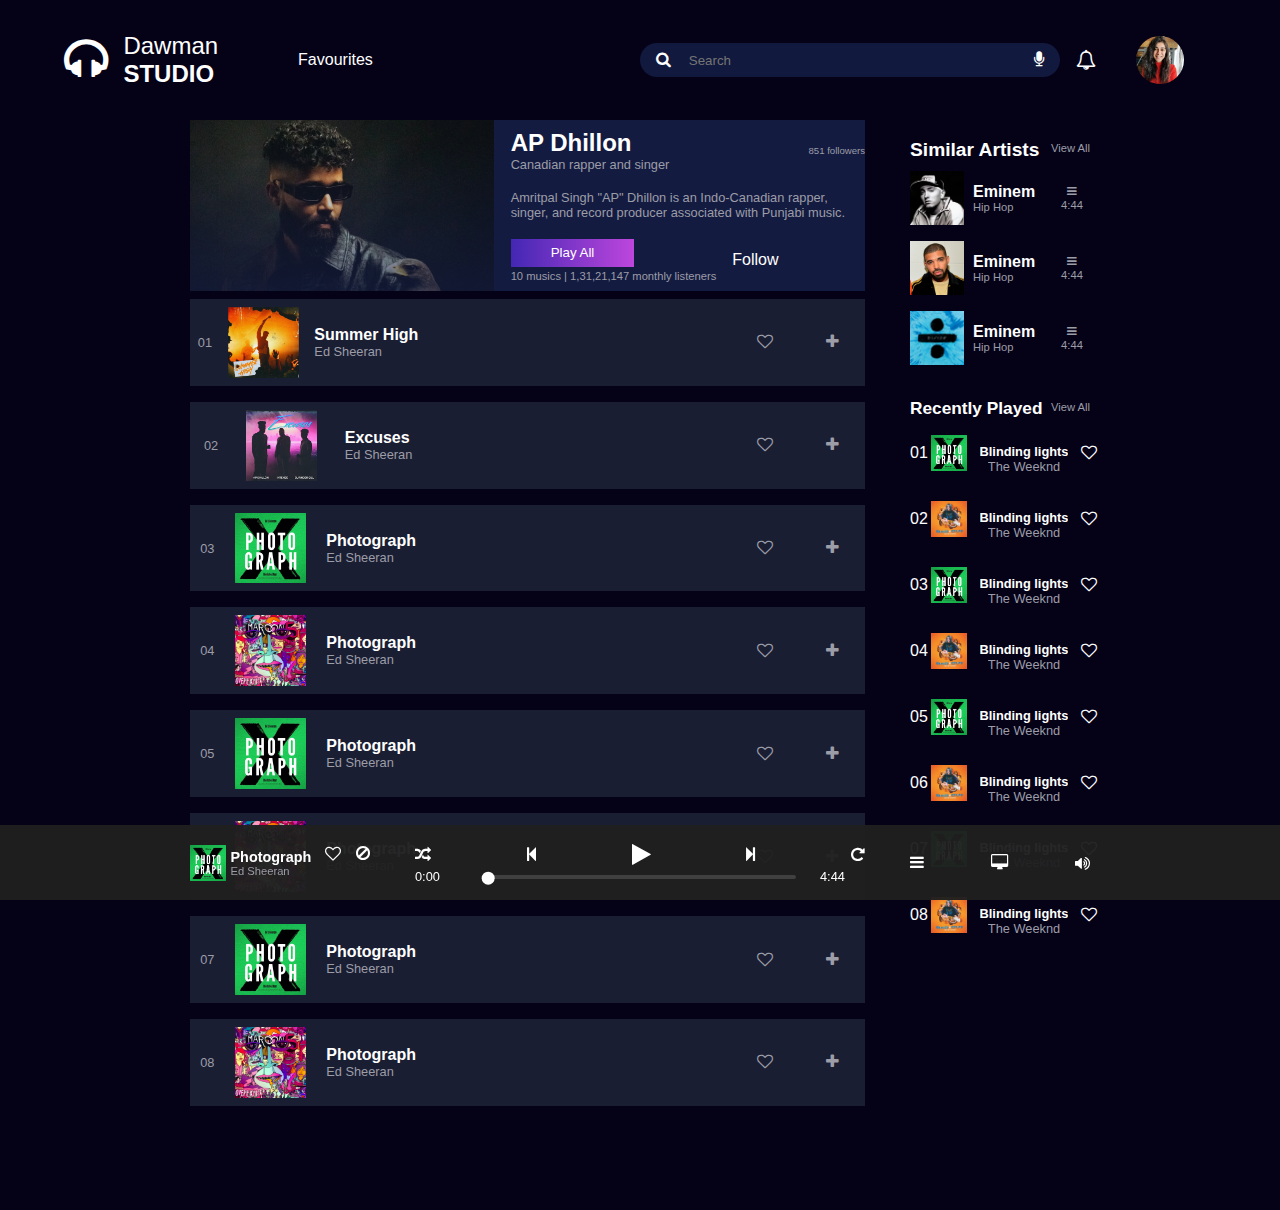
<file: music web/music_Streaming_Website_Frontend-HTML-CSS/playlist.html>
<!DOCTYPE html>
<html>
	<head>
		<title>DAWMAN's Studio</title>
		<link rel="stylesheet" type="text/css" href="style.css">
		<link rel="stylesheet" href="https://cdnjs.cloudflare.com/ajax/libs/font-awesome/4.7.0/css/font-awesome.min.css">
		<link rel="shortcut icon" type="image/png" href="src/DC_logo.png.png">
		<meta name="viewport" content="width=device-width, initial-scale=1">
	</head>
	<body>
		<header>
			<div class="nav-col left-col">
				<a href="index.html"><div class="header-logo-div"><i class="fa fa-headphones" id="header-logo" aria-hidden="true"></i></div></a>
				<a href="index.html"><div class="header-title">
					<p>Dawman</p>
					<p><b>STUDIO</b></p>
				</div></a>
				<ul><li><a href="#">Favourites</a></li></ul>
			</div>
			<div class="nav-col right-col">
				<div class="search-box">
					<i class="fa fa-search" aria-hidden="true"></i>
					<input type="text" placeholder="Search" >
					<a href="#"><i class="fa fa-microphone" aria-hidden="true"></i></a>
				</div>
				<a href="#"><i id="notif" class="fa fa-bell-o" aria-hidden="true"></i></a>
				<img class="user-img" src="src/user.jpeg">
			</div>
		</header>

<!-- MAIN BODY -->


		<div class="container container-flex">
			<main>
				<div class="featured-playlist flex-space">
					<div class="featured-playlist-image"><img src="src/ap.webp"></div>
					<div class="featured-playlist-details">
						<div class="featured-playlist-info">
							<div class="flex-space featured-playlist-info-top">
								<div class="featured-playlist-info-name">
									<h2>AP Dhillon 	</h2>
									<p>Canadian rapper and singer
									</p>
								</div>
								<div class="followers"><p class="followers">851 followers</p></div>
							</div>
						</div>
						<div class="featured-playlist-writeup">
							<p>
								Amritpal Singh "AP" Dhillon is an Indo-Canadian rapper, singer, and record producer associated with Punjabi music. 
							</p>
						</div>
						<div class="featured-playlist-buttons">
							<div class="play-all-button">
								<button>Play All</button>
								<p>10 musics | 1,31,21,147 monthly listeners</p>
							</div>
							<a href="">Follow</a>
						</div>
					</div>
				</div>
				<div class="playlist-next-item flex-space">
<div class="playlist-next-item-entry flex-space song-button" data-src="mp3/Summer_High.mp3" onclick="playMusic('mp3/Summer_High.mp3')">


						<div class="playlist-next-item-entry-info flex-space">
							<p class="playlist-next-item-entry-number">01</p>
							<div class="playlist-next-item-entry-info-image"><img src="src_latest_hindi/summer_high.jpg"></div>
							<div class="playlist-next-item-entry-info-name">
								<p><b>Summer High</b></p>
								<p class="playlist-next-item-entry-info-name-sub">Ed Sheeran</p>
							</div>
						</div>
						<div class="playlist-next-item-entry-icons flex-space">
							<a href=""><i class="fa fa-heart-o" aria-hidden="true"></i></a>
							<a href=""><i class="fa fa-plus" aria-hidden="true"></i></a>
						</div>
					</div>
<div class="playlist-next-item-entry flex-space song-button" data-src="mp3/Excuses.mp3" onclick="playMusic('mp3/Excuses.mp3')">


						<div class="playlist-next-item-entry-info flex-space">
							<p class="playlist-next-item-entry-number">02</p>
							<div class="playlist-next-item-entry-info-image"><img src="src/excuses1.jpg"></div>
							<div class="playlist-next-item-entry-info-name">
							<p><b>Excuses</b></p>
								<p class="playlist-next-item-entry-info-name-sub">Ed Sheeran</p>
							</div>
						</div>
						<div class="playlist-next-item-entry-icons flex-space">
							<a href=""><i class="fa fa-heart-o" aria-hidden="true"></i></a>
							<a href=""><i class="fa fa-plus" aria-hidden="true"></i></a>
						</div>
					</div>
<div class="playlist-next-item-entry flex-space song-button" data-src="mp3/Photograph.mp3" onclick="playMusic('mp3/Photograph.mp3')">


						<div class="playlist-next-item-entry-info flex-space">
							<p class="playlist-next-item-entry-number">03</p>
							<div class="playlist-next-item-entry-info-image"><img src="src/song_pic1.jpg"></div>
							<div class="playlist-next-item-entry-info-name">
								<p><b>Photograph</b></p>
								<p class="playlist-next-item-entry-info-name-sub">Ed Sheeran</p>
							</div>
						</div>
						<div class="playlist-next-item-entry-icons flex-space">
							<a href=""><i class="fa fa-heart-o" aria-hidden="true"></i></a>
							<a href=""><i class="fa fa-plus" aria-hidden="true"></i></a>
						</div>
					</div>
<div class="playlist-next-item-entry flex-space song-button" data-src="mp3/One_Call_Away.mp3" onclick="playMusic('mp3/One_Call_Away.mp3')">


						<div class="playlist-next-item-entry-info flex-space">
							<p class="playlist-next-item-entry-number">04</p>
							<div class="playlist-next-item-entry-info-image"><img src="src/maroon5_cover.png"></div>
							<div class="playlist-next-item-entry-info-name">
								<p><b>Photograph</b></p>
								<p class="playlist-next-item-entry-info-name-sub">Ed Sheeran</p>
							</div>
						</div>
						<div class="playlist-next-item-entry-icons flex-space">
							<a href=""><i class="fa fa-heart-o" aria-hidden="true"></i></a>
							<a href=""><i class="fa fa-plus" aria-hidden="true"></i></a>
						</div>
					</div>
					<div class="playlist-next-item-entry flex-space song-button" data-src="E:\DC_Music_Web\music web\mp3\Blinding_Lights.mp3">
						<div class="playlist-next-item-entry-info flex-space">
							<p class="playlist-next-item-entry-number">05</p>
							<div class="playlist-next-item-entry-info-image"><img src="src/song_pic1.jpg"></div>
							<div class="playlist-next-item-entry-info-name">
								<p><b>Photograph</b></p>
								<p class="playlist-next-item-entry-info-name-sub">Ed Sheeran</p>
							</div>
						</div>
						<div class="playlist-next-item-entry-icons flex-space">
							<a href=""><i class="fa fa-heart-o" aria-hidden="true"></i></a>
							<a href=""><i class="fa fa-plus" aria-hidden="true"></i></a>
						</div>
					</div>
					<div class="playlist-next-item-entry flex-space song-button" data-src="E:\DC_Music_Web\music web\mp3\Bad_Guy.mp3">
						<div class="playlist-next-item-entry-info flex-space">
							<p class="playlist-next-item-entry-number">06</p>
							<div class="playlist-next-item-entry-info-image"><img src="src/maroon5_cover.png"></div>
							<div class="playlist-next-item-entry-info-name">
								<p><b>Photograph</b></p>
								<p class="playlist-next-item-entry-info-name-sub">Ed Sheeran</p>
							</div>
						</div>
						<div class="playlist-next-item-entry-icons flex-space">
							<a href=""><i class="fa fa-heart-o" aria-hidden="true"></i></a>
							<a href=""><i class="fa fa-plus" aria-hidden="true"></i></a>
						</div>
					</div>
					<div class="playlist-next-item-entry flex-space song-button" data-src="E:\DC_Music_Web\music web\mp3\Blinding_Lights.mp3">
						<div class="playlist-next-item-entry-info flex-space">
							<p class="playlist-next-item-entry-number">07</p>
							<div class="playlist-next-item-entry-info-image"><img src="src/song_pic1.jpg"></div>
							<div class="playlist-next-item-entry-info-name">
								<p><b>Photograph</b></p>
								<p class="playlist-next-item-entry-info-name-sub">Ed Sheeran</p>
							</div>
						</div>
						<div class="playlist-next-item-entry-icons flex-space">
							<a href=""><i class="fa fa-heart-o" aria-hidden="true"></i></a>
							<a href=""><i class="fa fa-plus" aria-hidden="true"></i></a>
						</div>
					</div>
					<div class="playlist-next-item-entry flex-space song-button" data-src="E:\DC_Music_Web\music web\mp3\Bad_Guy.mp3">
						<div class="playlist-next-item-entry-info flex-space">
							<p class="playlist-next-item-entry-number">08</p>
							<div class="playlist-next-item-entry-info-image"><img src="src/maroon5_cover.png"></div>
							<div class="playlist-next-item-entry-info-name">
								<p><b>Photograph</b></p>
								<p class="playlist-next-item-entry-info-name-sub">Ed Sheeran</p>
							</div>
						</div>
						<div class="playlist-next-item-entry-icons flex-space">
							<a href=""><i class="fa fa-heart-o" aria-hidden="true"></i></a>
							<a href=""><i class="fa fa-plus" aria-hidden="true"></i></a>
						</div>
					</div>
				</div>
			</main>
			<aside class="playlist-aside">
				<div class="similar-artists">
					<div class="similar-artists-title flex-space">
						<h2>Similar Artists</h2>
						<a class="display-none-960" href=""><p class="similar-artists-sub">View All</p></a>
					</div>
					<div class="similar-artists-entry flex-space">
						<div class="similar-artists-image"><img src="src/eminem_artist.jpeg"></div>
						<div class="similar-artists-info">
							<p class="similar-artists-info-name"><b>Eminem</b></p>
							<p class="similar-artists-info-sub">Hip Hop</p>
						</div>
						<div class="similar-artists-options">
							<div class="similar-artists-options-menu"><i class="fa fa-bars" aria-hidden="true"></i></div>
							<p>4:44</p>
						</div>
					</div>
					<div class="similar-artists-entry flex-space">
						<div class="similar-artists-image"><img src="src/drake_artist.jpg"></div>
						<div class="similar-artists-info">
							<p class="similar-artists-info-name"><b>Eminem</b></p>
							<p class="similar-artists-info-sub">Hip Hop</p>
						</div>
						<div class="similar-artists-options">
							<div class="similar-artists-options-menu"><i class="fa fa-bars" aria-hidden="true"></i></div>
							<p>4:44</p>
						</div>
					</div>
					<div class="similar-artists-entry flex-space">
						<div class="similar-artists-image"><img src="src/divide_cover.png"></div>
						<div class="similar-artists-info">
							<p class="similar-artists-info-name"><b>Eminem</b></p>
							<p class="similar-artists-info-sub">Hip Hop</p>
						</div>
						<div class="similar-artists-options">
							<div class="similar-artists-options-menu"><i class="fa fa-bars" aria-hidden="true"></i></div>
							<p>4:44</p>
						</div>
					</div>
				</div>
				<div class="recently-played">
					<div class="recently-played-title similar-artists-title flex-space">
						<h2>Recently Played</h2>
						<a class="display-none-960" href=""><p class="similar-artists-sub">View All</p></a>
					</div>
					<div class="queue-entry flex-space">
					<p class = "queue-number">01</p>
					<div class="queue-entry-image"><img src="src/song_pic1.jpg"></div>
					<div class="queue-entry-info">
						<p><b>Blinding lights</b></p>
						<p class="language-sub latest-release-sub queue-entry-sub">The Weeknd</p>
					</div>
					<div class="like-icon"><a href="#"><i class="fa fa-heart-o" aria-hidden="true"></i></a></div>
				</div>
				<div class="queue-entry flex-space">
					<p class = "queue-number">02</p>
					<div class="queue-entry-image"><img src="src/bad_guy.jpg"></div>
					<div class="queue-entry-info">
						<p><b>Blinding lights</b></p>
						<p class="language-sub latest-release-sub queue-entry-sub">The Weeknd</p>
					</div>
					<div class="like-icon"><a href="#"><i class="fa fa-heart-o" aria-hidden="true"></i></a></div>
				</div>
				<div class="queue-entry flex-space">
					<p class = "queue-number">03</p>
					<div class="queue-entry-image"><img src="src/song_pic1.jpg"></div>
					<div class="queue-entry-info">
						<p><b>Blinding lights</b></p>
						<p class="language-sub latest-release-sub queue-entry-sub">The Weeknd</p>
					</div>
					<div class="like-icon"><a href="#"><i class="fa fa-heart-o" aria-hidden="true"></i></a></div>
				</div>
				<div class="queue-entry flex-space">
					<p class = "queue-number">04</p>
					<div class="queue-entry-image"><img src="src/bad_guy.jpg"></div>
					<div class="queue-entry-info">
						<p><b>Blinding lights</b></p>
						<p class="language-sub latest-release-sub queue-entry-sub">The Weeknd</p>
					</div>
					<div class="like-icon"><a href="#"><i class="fa fa-heart-o" aria-hidden="true"></i></a></div>
				</div>
				<div class="queue-entry flex-space">
					<p class = "queue-number">05</p>
					<div class="queue-entry-image"><img src="src/song_pic1.jpg"></div>
					<div class="queue-entry-info">
						<p><b>Blinding lights</b></p>
						<p class="language-sub latest-release-sub queue-entry-sub">The Weeknd</p>
					</div>
					<div class="like-icon"><a href="#"><i class="fa fa-heart-o" aria-hidden="true"></i></a></div>
				</div>
				<div class="queue-entry flex-space">
					<p class = "queue-number">06</p>
					<div class="queue-entry-image"><img src="src/bad_guy.jpg"></div>
					<div class="queue-entry-info">
						<p><b>Blinding lights</b></p>
						<p class="language-sub latest-release-sub queue-entry-sub">The Weeknd</p>
					</div>
					<div class="like-icon"><a href="#"><i class="fa fa-heart-o" aria-hidden="true"></i></a></div>
				</div>
				<div class="queue-entry flex-space">
					<p class = "queue-number">07</p>
					<div class="queue-entry-image"><img src="src/song_pic1.jpg"></div>
					<div class="queue-entry-info">
						<p><b>Blinding lights</b></p>
						<p class="language-sub latest-release-sub queue-entry-sub">The Weeknd</p>
					</div>
					<div class="like-icon"><a href="#"><i class="fa fa-heart-o" aria-hidden="true"></i></a></div>
				</div>
				<div class="queue-entry flex-space">
					<p class = "queue-number">08</p>
					<div class="queue-entry-image"><img src="src/bad_guy.jpg"></div>
					<div class="queue-entry-info">
						<p><b>Blinding lights</b></p>
						<p class="language-sub latest-release-sub queue-entry-sub">The Weeknd</p>
					</div>
					<div class="like-icon"><a href="#"><i class="fa fa-heart-o" aria-hidden="true"></i></a></div>
				</div>
				</div>
			</aside>
		</div>
		
		<audio id="audioPlayer" src="E:\DC_Music_Web\music web\mp3\Dwayne_DJ_Bravo -Champion.mp3" preload="auto"></audio>

<script>
			function playMusic(src) {
				var audioPlayer = document.getElementById('audioPlayer');
				audioPlayer.src = src;
				audioPlayer.play();
			}
		</script>


		<footer>
			<div class="footer-container container flex-space">
				<div class="music-info flex-space">
					<div class="music-info-image display-none"><img src="src/song_pic1.jpg"></div>
					<div class="music-info-name">
						<p class="music-info-song-name"><b>Photograph</b></p>
						<p class="music-info-sub">Ed Sheeran</p>
					</div>
					<div class="music-info-icon display-none-footer">
						<a href="#"><i class="fa fa-heart-o" aria-hidden="true"></i></a>
						<a href="#"><i class="fa fa-ban" aria-hidden="true"></i></a>
					</div>
				</div>
				<div class="music-player flex-space">
					<div class="music-player-controls flex-space">
						<a class="display-none-520" href=""><i class="fa fa-random" aria-hidden="true"></i></a>
						<a href=""><i class="fa fa-step-backward" aria-hidden="true"></i></a>
						<a class="play-pause" href=""><i class="fa fa-play" aria-hidden="true"></i></a> <!-- Change to play icon -->
						<a href=""><i class="fa fa-step-forward" aria-hidden="true"></i></a>
						<a class="display-none-520" href=""><i class="fa fa-repeat" aria-hidden="true"></i></a>
					</div>
					<div class="music-bar flex-space">
						<p>0:00</p> <!-- Current Time (will be updated dynamically) -->
						<div class="song-bar"><input type="range" step="1" value="0" min="0" max="100"></div>
						<p>4:44</p> <!-- Duration (will be updated dynamically) -->
					</div>
				</div>
				<div class="display-none-365 music-options flex-space">
					<a class="display-none-footer" href=""><i class="fa fa-bars" aria-hidden="true"></i></a>
					<a class="display-none-footer" href=""><i class="fa fa-desktop" aria-hidden="true"></i></a>
					<i class="fa fa-volume-up" aria-hidden="true"></i>
		</footer>
</file>
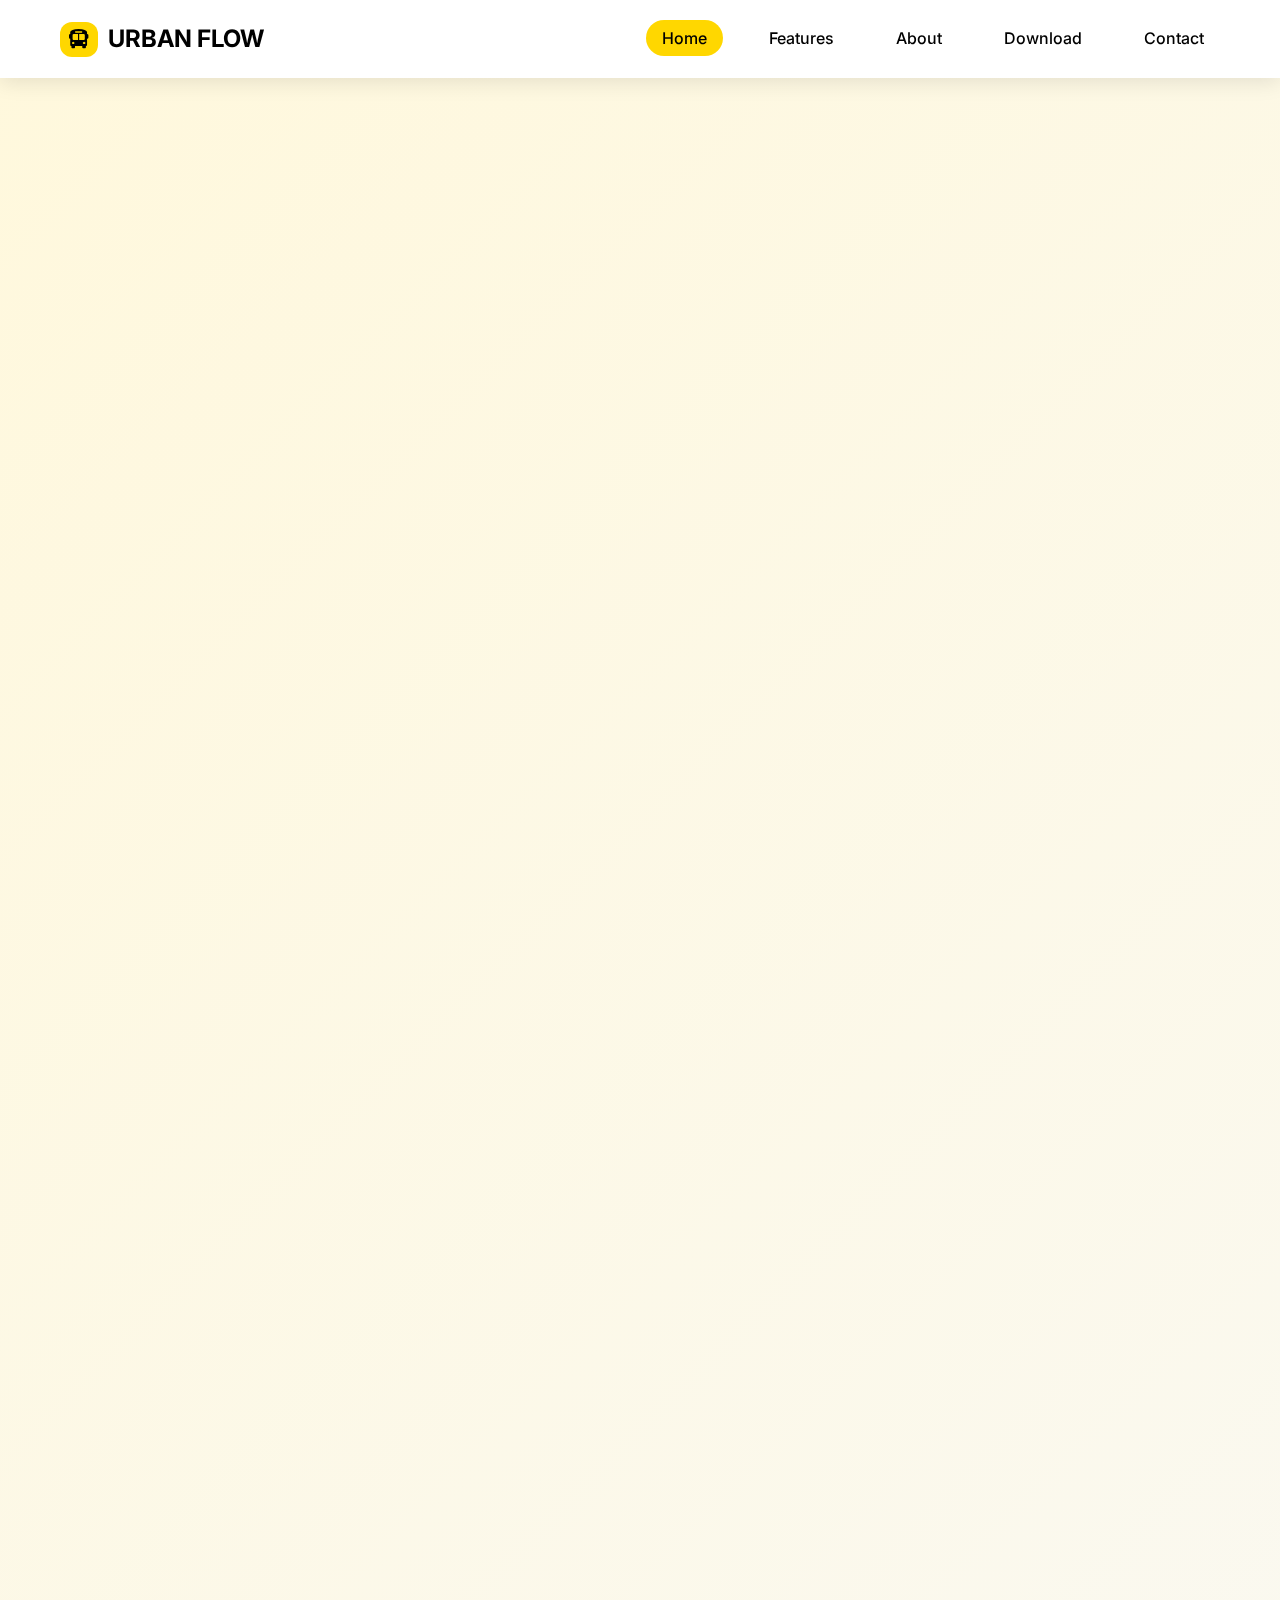
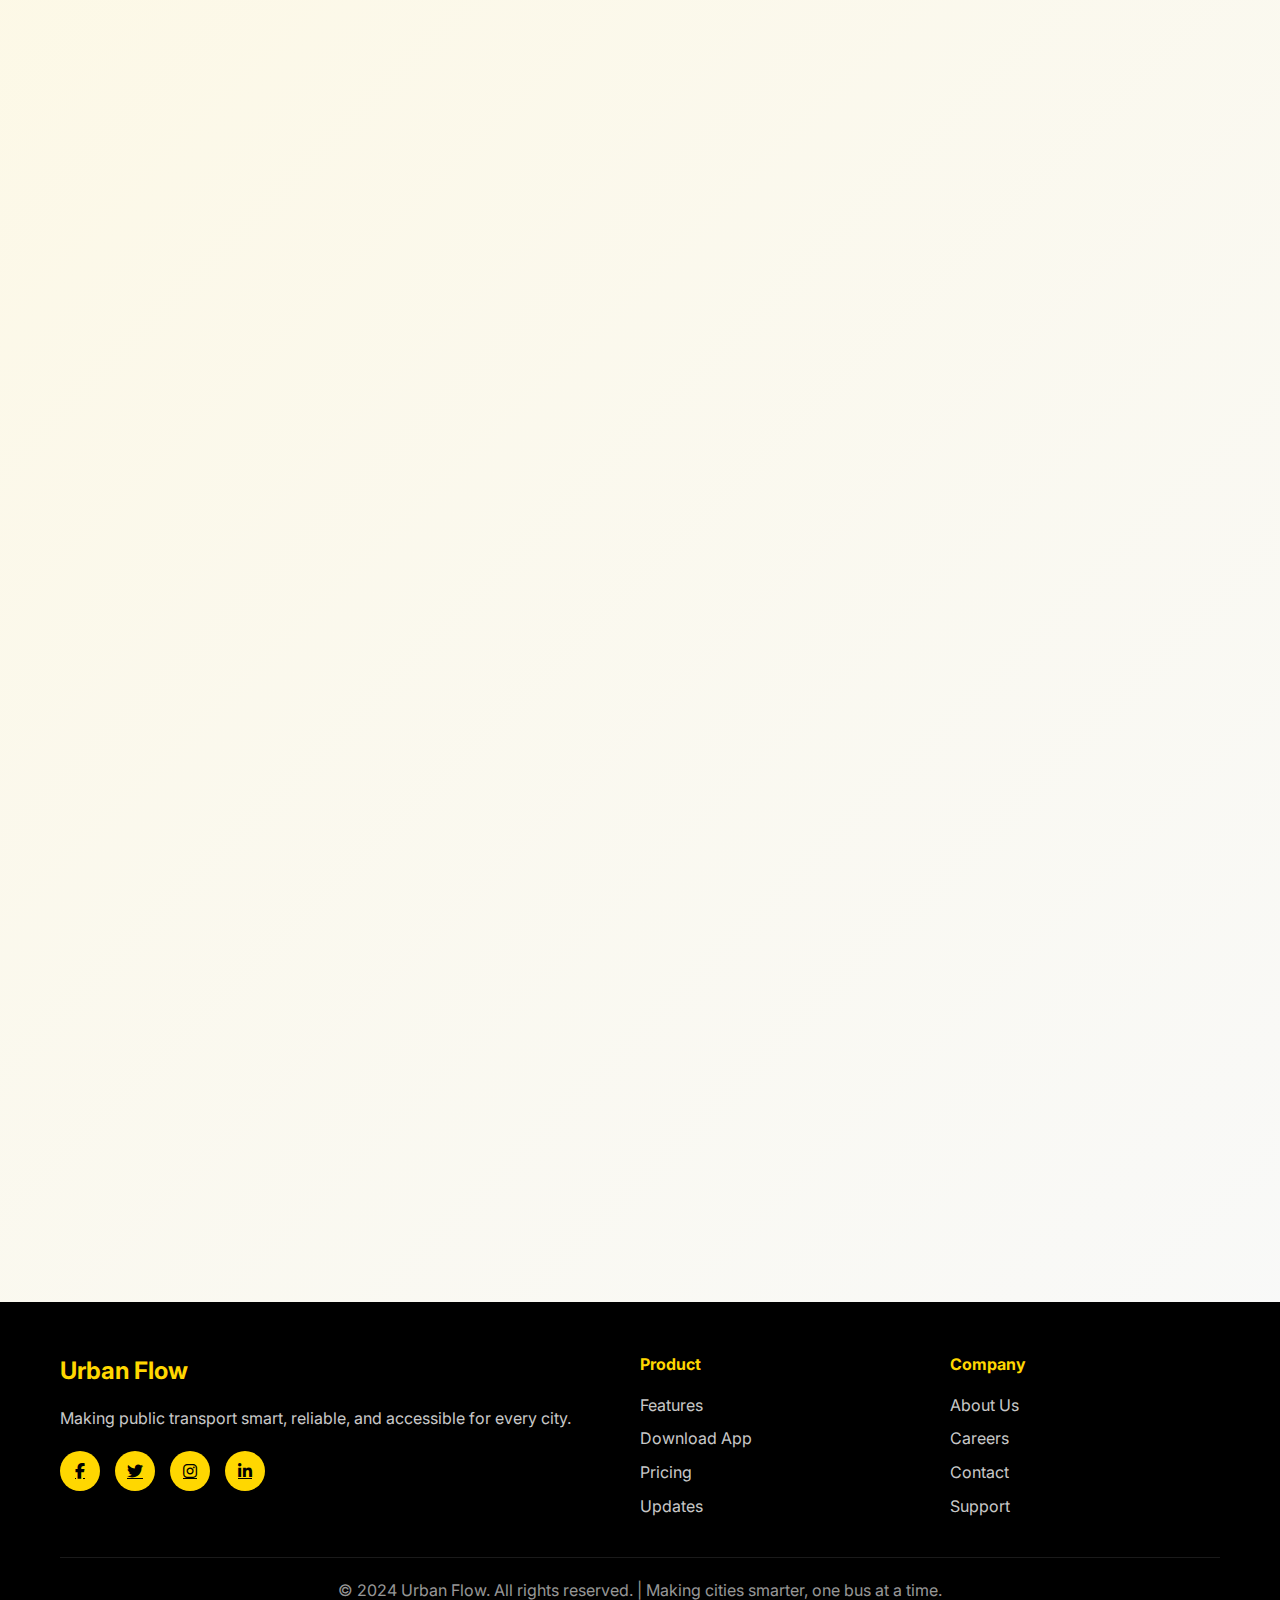
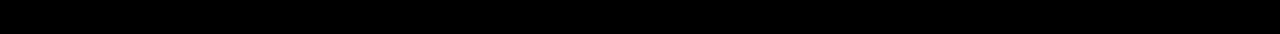
<file: Real_Time_Public_Bus_Tracker/11/urban_flow_redesign.html>
<!DOCTYPE html>
<html lang="en">
<head>
    <meta charset="UTF-8">
    <meta name="viewport" content="width=device-width, initial-scale=1.0">
    <title>Urban Flow - Smart Public Transport Tracking</title>
    <link href="https://fonts.googleapis.com/css2?family=Inter:wght@400;500;600;700&display=swap" rel="stylesheet">
    <link rel="stylesheet" href="https://cdnjs.cloudflare.com/ajax/libs/font-awesome/6.4.0/css/all.min.css">
</head>
<body>
    <header class="navbar">
        <div class="container">
            <a href="#" class="logo">
                <i class="fas fa-bus"></i>
                URBAN FLOW
            </a>
            <nav>
                <ul>
                    <li><a href="#home" class="active">Home</a></li>
                    <li><a href="#features">Features</a></li>
                    <li><a href="#about">About</a></li>
                    <li><a href="#download">Download</a></li>
                    <li><a href="#contact">Contact</a></li>
                </ul>
            </nav>
        </div>
    </header>

    <main>
        <section id="home" class="hero-section">
            <div class="container">
                <div class="hero-container fade-in">
                    <div class="hero-content">
                        <h1>Smart Public Transport for Every City</h1>
                        <p>Never miss your bus again. Track real-time locations, get accurate arrival times, and plan your journey with confidence in small cities and growing towns.</p>
                        <div class="cta-buttons">
                            <a href="http://localhost:3000/" class="btn-primary">
                                <i class="fas fa-play"></i>
                                Get Started Free
                            </a>
                            <!-- <a href="#features" class="btn-secondary">
                                <i class="fas fa-play"></i>
                                See How It Works
                            </a> -->
                        </div>
                    </div>
                    <div class="hero-visual">
                        <!-- <i class="fas fa-bus bus-icon"></i> -->
                         <img src="1.jpg" alt="">
                    </div>
                </div>
            </div>
        </section>

        <section class="problem-section fade-in">
            <div class="container">
                <div class="section-header">
                    <h2>The Problem We're Solving</h2>
                    <p>Small cities face unique public transport challenges that leave commuters frustrated and unreliable service.</p>
                </div>
                <div class="problem-grid">
                    <div class="problem-card">
                        <i class="fas fa-clock"></i>
                        <h3>Unpredictable Schedules</h3>
                        <p>Buses run on unofficial timetables, leaving passengers guessing when the next ride will arrive.</p>
                    </div>
                    <div class="problem-card">
                        <i class="fas fa-users"></i>
                        <h3>Overcrowding & Long Waits</h3>
                        <p>Without real-time data, commuters face packed buses and extended waiting times during peak hours.</p>
                    </div>
                    <div class="problem-card">
                        <i class="fas fa-mobile-alt"></i>
                        <h3>No Digital Information</h3>
                        <p>Most small cities lack modern transport apps, forcing people to rely on outdated information and word-of-mouth.</p>
                    </div>
                </div>
            </div>
        </section>

        <section class="impact-section fade-in">
            <div class="container">
                <div class="section-header">
                    <h2>Why This Matters</h2>
                    <p>The lack of reliable transport information affects millions of daily commuters and urban sustainability.</p>
                </div>
                <div class="impact-content">
                    <div class="impact-stats">
                        <div class="percentage">65%</div>
                        <div class="stat-description">Daily Delays Reduced</div>
                    </div>
                    <div class="impact-text">
                        <p>Over 65% of commuters in small cities experience daily delays due to unreliable transport information. This inefficiency pushes people toward private vehicles, increasing traffic congestion, air pollution, and commuting costs.</p>
                        <p>By providing real-time tracking and accurate scheduling, Urban Flow promotes sustainable transportation, reduces urban congestion, and makes public transport a reliable choice for everyone.</p>
                    </div>
                </div>
            </div>
        </section>

        <section class="features-preview fade-in">
            <div class="container">
                <div class="section-header">
                    <h2>Key Features</h2>
                    <p>Everything you need for smarter public transport in one app.</p>
                </div>
                <div class="features-grid">
                    <div class="feature-card">
                        <i class="fas fa-map-marker-alt"></i>
                        <h3>Real-Time Tracking</h3>
                        <p>See exactly where your bus is and when it will arrive at your stop.</p>
                    </div>
                    <div class="feature-card">
                        <i class="fas fa-route"></i>
                        <h3>Smart Route Planning</h3>
                        <p>Find the fastest routes and get step-by-step directions for your journey.</p>
                    </div>
                    <div class="feature-card">
                        <i class="fas fa-bell"></i>
                        <h3>Smart Notifications</h3>
                        <p>Get alerts about delays, route changes, and when to leave for your bus.</p>
                    </div>
                    <div class="feature-card">
                        <i class="fas fa-users-cog"></i>
                        <h3>Crowd Insights</h3>
                        <p>See how busy buses are and choose less crowded alternatives.</p>
                    </div>
                </div>
            </div>
        </section>
    </main>

    <footer class="footer">
        <div class="container">
            <div class="footer-content">
                <div class="footer-brand">
                    <h3>Urban Flow</h3>
                    <p>Making public transport smart, reliable, and accessible for every city.</p>
                    <div class="social-links">
                        <a href="#"><i class="fab fa-facebook-f"></i></a>
                        <a href="#"><i class="fab fa-twitter"></i></a>
                        <a href="#"><i class="fab fa-instagram"></i></a>
                        <a href="#"><i class="fab fa-linkedin-in"></i></a>
                    </div>
                </div>
                <div class="footer-links">
                    <h4>Product</h4>
                    <a href="#">Features</a>
                    <a href="#">Download App</a>
                    <a href="#">Pricing</a>
                    <a href="#">Updates</a>
                </div>
                <div class="footer-links">
                    <h4>Company</h4>
                    <a href="#">About Us</a>
                    <a href="#">Careers</a>
                    <a href="#">Contact</a>
                    <a href="#">Support</a>
                </div>
            </div>
            <div class="footer-bottom">
                <p>&copy; 2024 Urban Flow. All rights reserved. | Making cities smarter, one bus at a time.</p>
            </div>
        </div>
    </footer>

    <link rel="stylesheet" href="style.css">

    <script>
        // Smooth fade-in animation on scroll
        const observerOptions = {
            threshold: 0.1,
            rootMargin: '0px 0px -50px 0px'
        };

        const observer = new IntersectionObserver((entries) => {
            entries.forEach(entry => {
                if (entry.isIntersecting) {
                    entry.target.style.animationDelay = '0.2s';
                    entry.target.classList.add('fade-in');
                }
            });
        }, observerOptions);

        document.querySelectorAll('.fade-in').forEach(el => observer.observe(el));

        // Navbar scroll effect
        window.addEventListener('scroll', () => {
            const navbar = document.querySelector('.navbar');
            if (window.scrollY > 100) {
                navbar.style.background = 'rgba(255, 255, 255, 0.95)';
                navbar.style.backdropFilter = 'blur(10px)';
            } else {
                navbar.style.background = 'var(--white)';
                navbar.style.backdropFilter = 'none';
            }
        });

        // Smooth scrolling for navigation links
        document.querySelectorAll('a[href^="#"]').forEach(anchor => {
            anchor.addEventListener('click', function (e) {
                e.preventDefault();
                const target = document.querySelector(this.getAttribute('href'));
                if (target) {
                    target.scrollIntoView({
                        behavior: 'smooth',
                        block: 'start'
                    });
                }
            });
        });
    </script>
</body>
</html>
</file>
<file: music web/music_Streaming_Website_Frontend-HTML-CSS/style.css>
.go-to-playlist-btn {
    background-color: #4c5baf; /* Green background */
    border: none; /* No border */
    color: white; /* White text */
    padding: 15px 32px; /* Padding */
    text-align: center; /* Centered text */
    text-decoration: none; /* No underline */
    display: inline-block; /* Inline block */
    font-size: 16px; /* Font size */
    margin: 4px 2px; /* Margin */
    cursor: pointer; /* Pointer cursor on hover */
    border-radius: 12px; /* Rounded corners */
    transition: background-color 0.3s, transform 0.3s; /* Transition effects */
}

.go-to-playlist-btn:hover {
    background-color: #2905ba; 
    transform: scale(1.05); /* Slightly enlarge on hover */
}
:root {
    --main-bg-color: #050218;
    --main-font-color: #ffffff;
  }
  body{
      background: var(--main-bg-color);
      color: var(--main-font-color);
      font-family: Arial, Helvetica, sans-serif;
      margin: 0;
      padding: 0;
      min-width: 270px;
      display: flex;
      flex-direction: column;
  }
  img{
      max-width: 100%;
      display: block;
  }
  
  h2{
      margin-bottom: 0.5rem;
  }
  /*************************
          NAV BAR
  *************************/
  
  
  
  header{
      display: flex;
      justify-content: flex-start;
      width:90%;
      margin: 2em auto;
  }
  
  a{
      text-decoration: none;
      color:#ffffff;
  }
  
  a:hover{
      color:#6872f0;
  }
  
  .nav-col{
      display: flex;
      align-items: center;
  }
  .left-col, .right-col{
      width: 50%;
  }
  
  #header-logo{
      font-size: 3rem;
      margin-right: 0.3em; 
  }
  
  .header-title{
      font-size: 1.5rem;
      margin-right: 5rem;
  }
  .header-title p{
      margin:0;
  }
  
  .nav-col ul{
      list-style:none;
      padding:0;
      margin:0;
  }
  
  .search-box{
      background: #12193e;
      margin-right: 1em;
      padding: 0.5em 1em;
      border-radius: 50px;
      width:70%;
      min-width:100px;
  }
  
  .search-box input{
      border:none; 
      background:none; 
      outline: none;
      padding: 0 1em;
      color: white;
      width:65%;
  }
  
  .search-box a{
      float: right;
  }
  
  #notif{
      font-size: 1.25rem;
      margin-right: 2em; 
  }
  
  .user-img{
      border-radius: 50%;
      width:3rem;
      margin-right: 2em;
  }
  
  @media screen and (max-width: 800px){
      .header-title, ul, #notif{
          display:none;
      }
      .left-col{
          width:25%;
      }
      .right-col{
          width:75%;
      }
      .search-box input{
          width: 50%;
      }
  }
  @media screen and (max-width:475px){
      
      #header-logo{
          float: left;
          font-size: 2rem;
      }
      .search-box{
          width:90%;
      }
      .search-box input{
          width:40%;
      }
      .user-img{
          width:2rem;
      }
  }
  
  /*************************
          BODY
  *************************/
  
  
  /*Featured*/
  
  .container{
      width:90%;
      max-width:900px;
      margin: 0 auto;
  }
  
  .container-flex, .flex-space{
      display: flex;
      justify-content: space-between;
  }
  
  .container-flex{
      margin-bottom: 6em;
  }
  
  main{
      width:75%;
  }
  
  aside{
      width:20%;
  }
  
  .article-image{
      width: 30%;
  }
  
  
  /*Latest Release*/
  .latest-release-col{
      width:47.5%;
  }
  
  .latest-release-entry{
      margin-bottom:0.8em;
  }
  
  .latest-release-image{
      width:25%;
  }
  
  .latest-release-info{
      margin: auto 0;
  }
  .latest-release-info p{
      margin-top: 0;
      margin-bottom: 0.5em;
  }
  
  .latest-release-options p{
      margin-top: 0.5em;
      margin-bottom: 0;
  }
  
  .latest-release-sub{
      font-weight: 1;
      font-size: 0.75rem;
      color: #9c9da7;
  }
  
  /*Popular Artists*/
  .popular-artist-entry{
      width:16%;
  }
  
  .popular-artist-entry img{
      border-radius: 50%;
  }
  
  .popular-artist-entry p{
      margin-top:0.4em;
      margin-bottom: 0;
      text-align: center;
      font-size: 0.73rem;
  }
  
  /*Stations*/
  .stations{
      margin-top:2em;
      padding:1em;
      background:#101642;
  }
  
  .stations-entry{
      position: relative;
      width: 13.5%;
  }
  
  .stations-entry img{
      border-radius: 50%;
  }
  
  .stations-centered {
    position: absolute;
    top: 50%;
    left: 50%;
    transform: translate(-50%, -50%);
    font-size: 0.73rem;
  }
  
  .mid-featured-font{
      font-weight: 700;
      font-size: 1rem;
  }
  
  .article-image{
      position: relative;
  }
  
  .middle-featured{
      margin-top:2em;
  }
  
  /*Language Song*/
  
  .language-song-entry{
      width: 16%;
  }
  
  .language-song-entry p{
      margin-bottom: 0;
      overflow: hidden;
  }
  
  .language-sub{
      font-size:0.7rem;
      margin-top:0;
  }
  
  /*Aside Section*/
  
  .queue-entry{
      align-items: center;
      margin-bottom: 1em;
  }
  
  .queue-number{
      width:10%;
  }
  .queue-entry-image{
      width:20%;
  }
  
  .queue-entry-info{
      width:60%;
      display: flex;
      flex-direction: column;
      align-items: center;
  }
  .like-icon{
      width:5%;
  }
  
  .queue-entry-info p{
      font-size: 0.8rem;
      margin-bottom: 0;
      overflow: hidden;
  }
  @media screen and (max-width: 840px){
      .queue-entry-info p, .queue-entry-sub, .queue-number{
          font-size:0.6rem;
      }
  }
  @media screen and (max-width: 650px){
      .container-flex{
          flex-direction: column;
          margin-bottom: 0px;
      }
      main, aside{
          width:100%;
      }
      aside{
          margin-bottom: 6em;
      }
      .queue-entry-info p, .queue-entry-sub, .queue-number{
          font-size:1rem;
      }
  }
  @media screen and (max-width: 520px){
      .display-none{
          display: none;
      }
      .latest-release-col{
          width:100%;
      }
      .popular-artist-entry{
          width:23%;
      }
  
      .stations-entry{
          width:18%;
      }
  
      .language-song-entry{
          width:32%;
      }
      
  }
  
  
  /*************************
          FOOTER
  *************************/
  
  footer{
      background: #1f1f1ff6;
      padding: 1em 0;
      margin-top:auto;
      position: fixed;
        left: 0;
        bottom: 0;
        width: 100%;
        color: #ffffff;
  }
  
  footer a{
      color:#ffffff;
  }
  
  .footer-container{
      align-items: center;
  }
  
  /*Music Info*/
  
  .music-info{
      width: 20%;
  }
  
  .music-info-image{
      width: 20%;
  }
  
  .music-info-name{
      width:50%;
  }
  
  .music-info p{
      margin:0;
  }
  .music-info-song-name{
      color: white;
      font-size: 0.9rem;
  }
  .music-info-sub{
      font-size:0.7rem;
      color: #9c9da7;
  }
  
  .music-info-name{
      display: flex;
      flex-direction: column;
      justify-content: center;
  }
  
  .music-info-icon{
      float:left;
      width:25%;
      display: flex;
      justify-content: space-between;
  }
  
  
  /*Music Player*/
  
  .music-player{
      flex-direction: column;
      width:50%;
  }
  
  .music-player-controls{
      align-items: center;
  }
  .play-pause{
      font-size: 1.5rem;
  }
  
  .music-bar{
      align-items: center;
  }
  
  .music-bar p{
      margin:0; 
      font-size: 0.8rem;
      width:10%;
  }
  
  .song-bar{
      width:70%;
      display: flex;
      align-items: center;
  }
  
  .song-bar input{
      width:100%;
  }
  
  /*Music Options*/
  .music-options{
      width: 20%;
      align-items: center;
  }
  
  .volume-bar{
      display: flex;
      width:40%;
      align-items:center;
  }
  
  .volume-bar input{
      width:100%;
  }
  
  /*Styling the music and volume bar*/
  input[type=range] {
    -webkit-appearance: none; 
    background: transparent; 
  }
  
  input[type=range]::-webkit-slider-thumb {
    -webkit-appearance: none;
  }
  
  input[type=range]:focus {
    outline: none; 
  }
  
  input[type=range]::-ms-track {
    width: 100%;
    cursor: pointer;
    background: transparent; 
    border-color: transparent;
    color: transparent;
  }
  
  input[type=range]::-webkit-slider-thumb {
    -webkit-appearance: none;
    height:1em;
    width: 1em;
    border-radius: 50%;
    background: #ffffff;
    cursor: pointer;
    transform: translate(-25%,-25%)
  }
  
  input[type=range]::-webkit-slider-runnable-track {
    width: 100%;
    height: 0.3em;
    cursor: pointer;
    background: #404040;
    border-radius: 50px;
  }
  
  @media screen and (max-width:900px){
      .music-info-song-name{
          font-size: 0.8rem;
      }
      .music-info-sub{
          font-size:0.6rem;
      }
  }
  @media screen and (max-width:800px){
      .display-none-footer{
          display: none;
      }
      .music-info-image{
          width:30%;
      }
      .music-info-name{
          width:60%;
      }
      .music-info-song-name{
          font-size: 0.8rem;
      }
      .music-info-sub{
          font-size:0.6rem;
      }
  
      .volume-bar{
          width:85%;
      }
  }
  @media screen and (max-width: 520px){
      .music-info-name{
          width:95%;
      }
      .music-info-sub{
          font-size:0.6rem;
          white-space: nowrap;
      }
      .display-none-520{
          display: none;
      }
  }
  
  @media screen and (max-width: 365px){
      .display-none-365{
          display: none;
      }
      .music-player{
          width:65%;
      }
  }
  
  /*************************
          PLAYLIST PAGE
  *************************/
  
  .playlist-aside{
      width:20%;
  }
  
  .similar-artists, .recently-played{
      width:100%;
  }
  
  
  .similar-artists-title{
      align-items: center;
  }
  
  .similar-artists-title h2{
      margin-left:0;
      margin-right:0;
      margin-top:1em;
      margin-bottom:0.5em;
      padding: 0;
      font-size: 1.2rem;
      white-space: nowrap;
      width:70%;
  }
  .similar-artists-sub{
      margin-left:0;
      margin-right:0;
      margin-top:1em;
      margin-bottom:0.5em;
      padding:0;
      font-size:0.7rem;
      color: #9c9da7;
      white-space: nowrap;
      width:25%;
  }
  
  .similar-artists-entry{
      width:100%;
      align-items: center;
      margin-bottom:1em;
  }
  .similar-artists-image{
      width:30%;
  }
  
  .similar-artists-info{
      width:40%;
  }
  .similar-artists-info p{
      margin:0;
      padding:0;
  }
  .similar-artists-info-sub{
      color: #9c9da7;
      font-size:0.7rem;
  }
  
  .similar-artists-options{
      width:20%;
      color: #9c9da7;
      font-size: 0.7rem;
      display: flex;
      flex-direction: column;
      align-items: center;
  }
  
  .similar-artists-options-menu{
      margin-bottom: 0.2em;
  }
  
  .similar-artists-options p{
      margin: 0;
  }
  
  /*Recently Played*/
  .recently-played-title h2{
      font-size:1.08rem;
  }
  
  
  /*MAIN*/
  .featured-playlist{
      background: #141b41;
  }
  
  .featured-playlist-image{
      width:45%;
  }
  .featured-playlist-image::after {
      display: block;
        position: relative;
        background-image: linear-gradient(to bottom, transparent 0%, #141b41 150%);
        margin-top: -150px;
        height: 150px;
        width: 100%;
        content: '';
  }
  .featured-playlist-details{
      width:52.5%;
      display: flex;
      flex-direction: column;
      justify-content: space-around;
  }
  .featured-playlist-info-name h2{
      margin:0;
      padding: 0;
  }
  .featured-playlist-info-top{
      align-items: center;
  }
  .featured-playlist p{
      padding:0;
      margin:0;
      font-size: 0.8rem;
      color: #9c9da7;
  }
  .followers p{
      font-size:0.6rem;
  }
  .featured-playlist-buttons{
      display: flex;
      justify-content: flex-start;
      align-items: center;
  }
  
  .play-all-button{
      margin-right: 1em;
  }
  .play-all-button button{
      background-image: linear-gradient(to right, #4327b4, #be46dd);
      color: white;
      border: none;
      padding: 0.5em 3em;
      text-align: center;
      text-decoration: none;
      margin-bottom: 0.2em;
  }
  .play-all-button p{
      font-size: 0.7rem;
  }
  
  /*Playlist next item*/
  .playlist-next-item{
      flex-direction: column;
  }
  
  .playlist-next-item-entry{
      width:100%;
      background: #1a1e33;
      padding: 0.5em 0;
      margin: 0.5em 0;
  }
  .playlist-next-item-entry p{
      padding: 0;
      margin: 0;
  }
  .playlist-next-item-entry-info{
      width:35%;
      align-items: center;
      justify-content: space-around;
  }
  .playlist-next-item-entry-info-image{
      width:30%;
  }
  
  .playlist-next-item-entry-icons{
      align-items: center;
      width:20%;
      justify-content: space-around;
  }
  .playlist-next-item-entry-icons a{
      color: #9c9da7;
  }
  
  .playlist-next-item-entry-number, .playlist-next-item-entry-info-name-sub{
      font-size: 0.8rem;
      color: #9c9da7;
  }
  
  
  
  @media screen and (max-width:960px) and (min-width:650px){
      .display-none-960{
          display: none;
      }
  }
  
  @media screen and (max-width:750px){
      .similar-artists-info-name{
          font-size:0.8rem;
      }
  }
  @media screen and (max-width:750px) and (min-width:651px){
      .featured-playlist-writeup p{
          font-size: 0.6rem;
      }
      .playlist-next-item-entry-info{
          width: 40%;
      }
  }
  
  @media screen and (max-width:650px){
      .playlist-aside{
          width:100%;
      }
  
      .similar-artists-title h2{
          font-size: 1.5rem;
      }
      .similar-artists-sub{
          font-size: 1rem;
      }
  
      .similar-artists-info-name{
          font-size:1.3rem;
      }
      .similar-artists-info-sub{
          font-size:1rem;
      }
  }
  @media screen and (max-width:550px){
      .featured-playlist{
          flex-direction:column;
          align-items: center;
      }
      .featured-playlist-image{
          width: 100%;
      }
      .featured-playlist-details{
          width:95%;
      }
      .featured-playlist-info-top{
          margin-top: 0.5em;
      }
      .featured-playlist-writeup{
          margin-top:0.5em;
      }
      .featured-playlist-buttons{
          margin: 0.5em 0;
      }
      .playlist-next-item-entry-info{
          width: 50%;
      }
  }
  
  @media screen and (max-width:365px){
      .similar-artists-title h2{
          font-size: 1.4rem;
      }
      .playlist-next-item-entry-info{
          width: 70%;
      }
  }
</file>
<file: Real_Time_Public_Bus_Tracker/11/style.css>
:root {
            --primary-yellow: #FFD700;
            --secondary-yellow: #FFF8DC;
            --dark-charcoal: black;
            --light-gray: #F8F9FA;
            --medium-gray: #6C757D;
            --white: #FFFFFF;
            --success-green: #28A745;
            --shadow: rgba(0, 0, 0, 0.1);
            --shadow-heavy: rgba(0, 0, 0, 0.15);
        }

        * {
            margin: 0;
            padding: 0;
            box-sizing: border-box;
        }

        body {
            font-family: 'Inter', sans-serif;
            line-height: 1.6;
            color: var(--dark-charcoal);
            background: linear-gradient(135deg, var(--secondary-yellow) 0%, var(--light-gray) 100%);
            overflow-x: hidden;
        }

        .container {
            max-width: 1200px;
            margin: 0 auto;
            padding: 0 20px;
        }

        /* Navbar */
        .navbar {
            background: var(--white);
            padding: 20px 0;
            box-shadow: 0 4px 20px var(--shadow);
            position: sticky;
            top: 0;
            z-index: 1000;
            backdrop-filter: blur(10px);
        }

        .navbar .container {
            display: flex;
            justify-content: space-between;
            align-items: center;
        }

        .logo {
            display: flex;
            align-items: center;
            font-weight: 700;
            font-size: 1.5rem;
            color: var(--dark-charcoal);
            text-decoration: none;
        }

        .logo i {
            background: var(--primary-yellow);
            color: var(--dark-charcoal);
            padding: 8px;
            border-radius: 12px;
            margin-right: 10px;
            font-size: 1.2rem;
        }

        nav ul {
            list-style: none;
            display: flex;
            gap: 30px;
        }

        nav a {
            text-decoration: none;
            color: black;
            font-weight: 500;
            transition: all 0.3s ease;
            position: relative;
            padding: 8px 16px;
            border-radius: 20px;
        }

        nav a:hover,
        nav a.active {
            color: var(--dark-charcoal);
            background: var(--primary-yellow);
            transform: translateY(-2px);
        }

        /* Hero Section */
        .hero-section {
            padding: 80px 0;
            min-height: 80vh;
            display: flex;
            align-items: center;
        }

        .hero-container {
            display: grid;
            grid-template-columns: 1fr 1fr;
            gap: 60px;
            align-items: center;
        }

        .hero-content h1 {
            font-size: 3.5rem;
            font-weight: 700;
            margin-bottom: 20px;
            color: black;
            line-height: 1.2;
            /* background: linear-gradient(135deg, var(--dark-charcoal), var(--primary-yellow));
            -webkit-background-clip: text;
            -webkit-text-fill-color: transparent;
            background-clip: text; */
        }

        .hero-content p {
            font-size: 1.3rem;
            color: var(--dark-charcoal);
            margin-bottom: 40px;
            line-height: 1.8;
        }

        .cta-buttons {
            display: flex;
            gap: 20px;
            flex-wrap: wrap;
        }

        .btn-primary {
            background: var(--primary-yellow);
            color: var(--dark-charcoal);
            padding: 16px 32px;
            border: none;
            border-radius: 50px;
            font-size: 1.1rem;
            font-weight: 600;
            cursor: pointer;
            transition: all 0.3s ease;
            text-decoration: none;
            display: inline-flex;
            align-items: center;
            gap: 10px;
            box-shadow: 0 8px 25px rgba(255, 215, 0, 0.3);
        }

        .btn-primary:hover {
            transform: translateY(-3px);
            box-shadow: 0 12px 35px rgba(255, 215, 0, 0.4);
        }

        .btn-secondary {
            background: transparent;
            color: var(--dark-charcoal);
            padding: 16px 32px;
            border: 2px solid var(--primary-yellow);
            border-radius: 50px;
            font-size: 1.1rem;
            font-weight: 600;
            cursor: pointer;
            transition: all 0.3s ease;
            text-decoration: none;
            display: inline-flex;
            align-items: center;
            gap: 10px;
        }

        .btn-secondary:hover {
            background: var(--primary-yellow);
            transform: translateY(-3px);
        }

        .hero-visual {
            position: relative;
            height: 500px;
            background: var(--primary-yellow);
            border-radius: 30px;
            display: flex;
            align-items: center;
            justify-content: center;
            box-shadow: 0 20px 60px var(--shadow-heavy);
            overflow: hidden;
        }

        .hero-visual::before {
            content: '';
            position: absolute;
            top: 0;
            left: 0;
            right: 0;
            bottom: 0;
            background: url('data:image/svg+xml,<svg xmlns="http://www.w3.org/2000/svg" viewBox="0 0 100 100"><circle cx="20" cy="20" r="2" fill="rgba(255,255,255,0.3)"/><circle cx="80" cy="30" r="1.5" fill="rgba(255,255,255,0.2)"/><circle cx="60" cy="70" r="1" fill="rgba(255,255,255,0.4)"/><circle cx="30" cy="80" r="2.5" fill="rgba(255,255,255,0.2)"/></svg>');
        }

        .bus-icon {
            font-size: 4rem;
            color: var(--dark-charcoal);
            z-index: 2;
            animation: float 3s ease-in-out infinite;
        }

        @keyframes float {
            0%, 100% { transform: translateY(0px); }
            50% { transform: translateY(-10px); }
        }

        /* Problem Section */
        .problem-section {
            padding: 80px 0;
            background: var(--white);
            margin: 40px 20px;
            border-radius: 30px;
            box-shadow: 0 10px 40px var(--shadow);
        }

        .section-header {
            text-align: center;
            margin-bottom: 60px;
        }

        .section-header h2 {
            font-size: 2.8rem;
            font-weight: 700;
            color: var(--dark-charcoal);
            margin-bottom: 20px;
        }

        .section-header p {
            font-size: 1.2rem;
            color: var(--medium-gray);
            max-width: 600px;
            margin: 0 auto;
        }

        .problem-grid {
            display: grid;
            grid-template-columns: repeat(auto-fit, minmax(300px, 1fr));
            gap: 30px;
            margin-bottom: 50px;
        }

        .problem-card {
            background: var(--light-gray);
            padding: 40px 30px;
            border-radius: 20px;
            text-align: center;
            transition: all 0.3s ease;
            border: 3px solid transparent;
        }

        .problem-card:hover {
            transform: translateY(-5px);
            border-color: var(--primary-yellow);
            box-shadow: 0 15px 40px var(--shadow);
        }

        .problem-card i {
            font-size: 3rem;
            color: var(--primary-yellow);
            margin-bottom: 20px;
            padding: 20px;
            background: var(--secondary-yellow);
            border-radius: 50%;
            width: 80px;
            height: 80px;
            display: flex;
            align-items: center;
            justify-content: center;
            margin: 0 auto 20px;
        }

        .problem-card h3 {
            font-size: 1.3rem;
            font-weight: 600;
            color: var(--dark-charcoal);
            margin-bottom: 15px;
        }

        .problem-card p {
            color: var(--medium-gray);
            line-height: 1.6;
        }

        /* Impact Section */
        .impact-section {
            padding: 80px 0;
            background: linear-gradient(135deg, var(--dark-charcoal), #1a1a1a);
            margin: 40px 20px;
            border-radius: 30px;
            color: var(--white);
        }

        .impact-section .section-header h2 {
            color: var(--white);
        }

        .impact-section .section-header p {
            color: rgba(255, 255, 255, 0.8);
        }

        .impact-content {
            display: grid;
            grid-template-columns: 1fr 2fr;
            gap: 60px;
            align-items: center;
        }

        .impact-stats {
            background: var(--primary-yellow);
            color: var(--dark-charcoal);
            padding: 50px;
            border-radius: 0 50%;
            text-align: center;
            position: relative;
            overflow: hidden;
        }

        .impact-stats::before {
            content: '';
            position: absolute;
            top: -50%;
            left: -50%;
            width: 200%;
            height: 200%;
            background: radial-gradient(circle, rgba(255,255,255,0.1) 0%, transparent 50%);
            animation: rotate 20s linear infinite;
        }

        @keyframes rotate {
            from { transform: rotate(0deg); }
            to { transform: rotate(360deg); }
        }

        .percentage {
            font-size: 4rem;
            font-weight: 700;
            margin-bottom: 10px;
            position: relative;
            z-index: 2;
        }

        .stat-description {
            font-size: 1.1rem;
            font-weight: 600;
            text-transform: uppercase;
            letter-spacing: 2px;
            position: relative;
            z-index: 2;
        }

        .impact-text {
            font-size: 1.2rem;
            line-height: 1.8;
            color: rgba(255, 255, 255, 0.9);
        }

        /* Features Preview */
        .features-preview {
            padding: 80px 0;
            background: var(--white);
            margin: 40px 20px;
            border-radius: 30px;
            box-shadow: 0 10px 40px var(--shadow);
        }

        .features-grid {
            display: grid;
            grid-template-columns: repeat(auto-fit, minmax(250px, 1fr));
            gap: 30px;
        }

        .feature-card {
            background: linear-gradient(135deg, var(--secondary-yellow), var(--light-gray));
            padding: 30px;
            border-radius: 20px;
            text-align: center;
            transition: all 0.3s ease;
        }

        .feature-card:hover {
            transform: translateY(-5px);
            box-shadow: 0 15px 40px var(--shadow);
        }

        .feature-card i {
            font-size: 2.5rem;
            color: var(--primary-yellow);
            margin-bottom: 20px;
        }

        .feature-card h3 {
            font-size: 1.2rem;
            font-weight: 600;
            color: var(--dark-charcoal);
            margin-bottom: 10px;
        }

        .feature-card p {
            color: var(--medium-gray);
            font-size: 0.95rem;
        }

        /* Footer */
        .footer {
            background: black;
            color: var(--white);
            padding: 50px 0 30px;
            margin-top: 60px;
        }

        .footer-content {
            display: grid;
            grid-template-columns: 2fr 1fr 1fr;
            gap: 40px;
            margin-bottom: 30px;
        }

        .footer-brand h3 {
            color: var(--primary-yellow);
            font-size: 1.5rem;
            margin-bottom: 15px;
        }

        .footer-brand p {
            color: rgba(255, 255, 255, 0.8);
            margin-bottom: 20px;
        }

        .social-links {
            display: flex;
            gap: 15px;
        }

        .social-links a {
            background: var(--primary-yellow);
            color: var(--dark-charcoal);
            width: 40px;
            height: 40px;
            border-radius: 50%;
            display: flex;
            align-items: center;
            justify-content: center;
            transition: all 0.3s ease;
        }

        .social-links a:hover {
            background: var(--primary-yellow);
            transform: translateY(-2px);
            opacity: 0.8;
        }

        .footer-links h4 {
            color: var(--primary-yellow);
            margin-bottom: 15px;
        }

        .footer-links a {
            color: rgba(255, 255, 255, 0.8);
            text-decoration: none;
            display: block;
            margin-bottom: 8px;
            transition: color 0.3s ease;
        }

        .footer-links a:hover {
            color: var(--primary-yellow);
        }

        .footer-bottom {
            border-top: 1px solid rgba(255, 255, 255, 0.1);
            padding-top: 20px;
            text-align: center;
            color: rgba(255, 255, 255, 0.6);
        }

        /* Responsive Design */
        @media (max-width: 1024px) {
            .hero-container {
                grid-template-columns: 1fr;
                gap: 40px;
                text-align: center;
            }

            .hero-content h1 {
                font-size: 3rem;
            }

            .impact-content {
                grid-template-columns: 1fr;
                gap: 40px;
            }
        }

        @media (max-width: 768px) {
            .container {
                padding: 0 15px;
            }

            nav ul {
                display: none;
            }

            .hero-content h1 {
                font-size: 2.5rem;
            }

            .hero-section {
                padding: 60px 0;
            }

            .cta-buttons {
                justify-content: center;
            }

            .section-header h2 {
                font-size: 2.2rem;
            }

            .footer-content {
                grid-template-columns: 1fr;
                text-align: center;
            }
        }

        @media (max-width: 480px) {
            .hero-content h1 {
                font-size: 2rem;
            }

            .problem-section,
            .impact-section,
            .features-preview {
                margin: 20px 10px;
                padding: 60px 0;
            }

            .btn-primary,
            .btn-secondary {
                padding: 14px 24px;
                font-size: 1rem;
            }
        }

        /* Loading Animation */
        .fade-in {
            opacity: 0;
            transform: translateY(30px);
            animation: fadeIn 0.8s ease forwards;
        }

        @keyframes fadeIn {
            to {
                opacity: 1;
                transform: translateY(0);
            }
        }

        /* Smooth scroll */
        html {
            scroll-behavior: smooth;
        }
</file>
